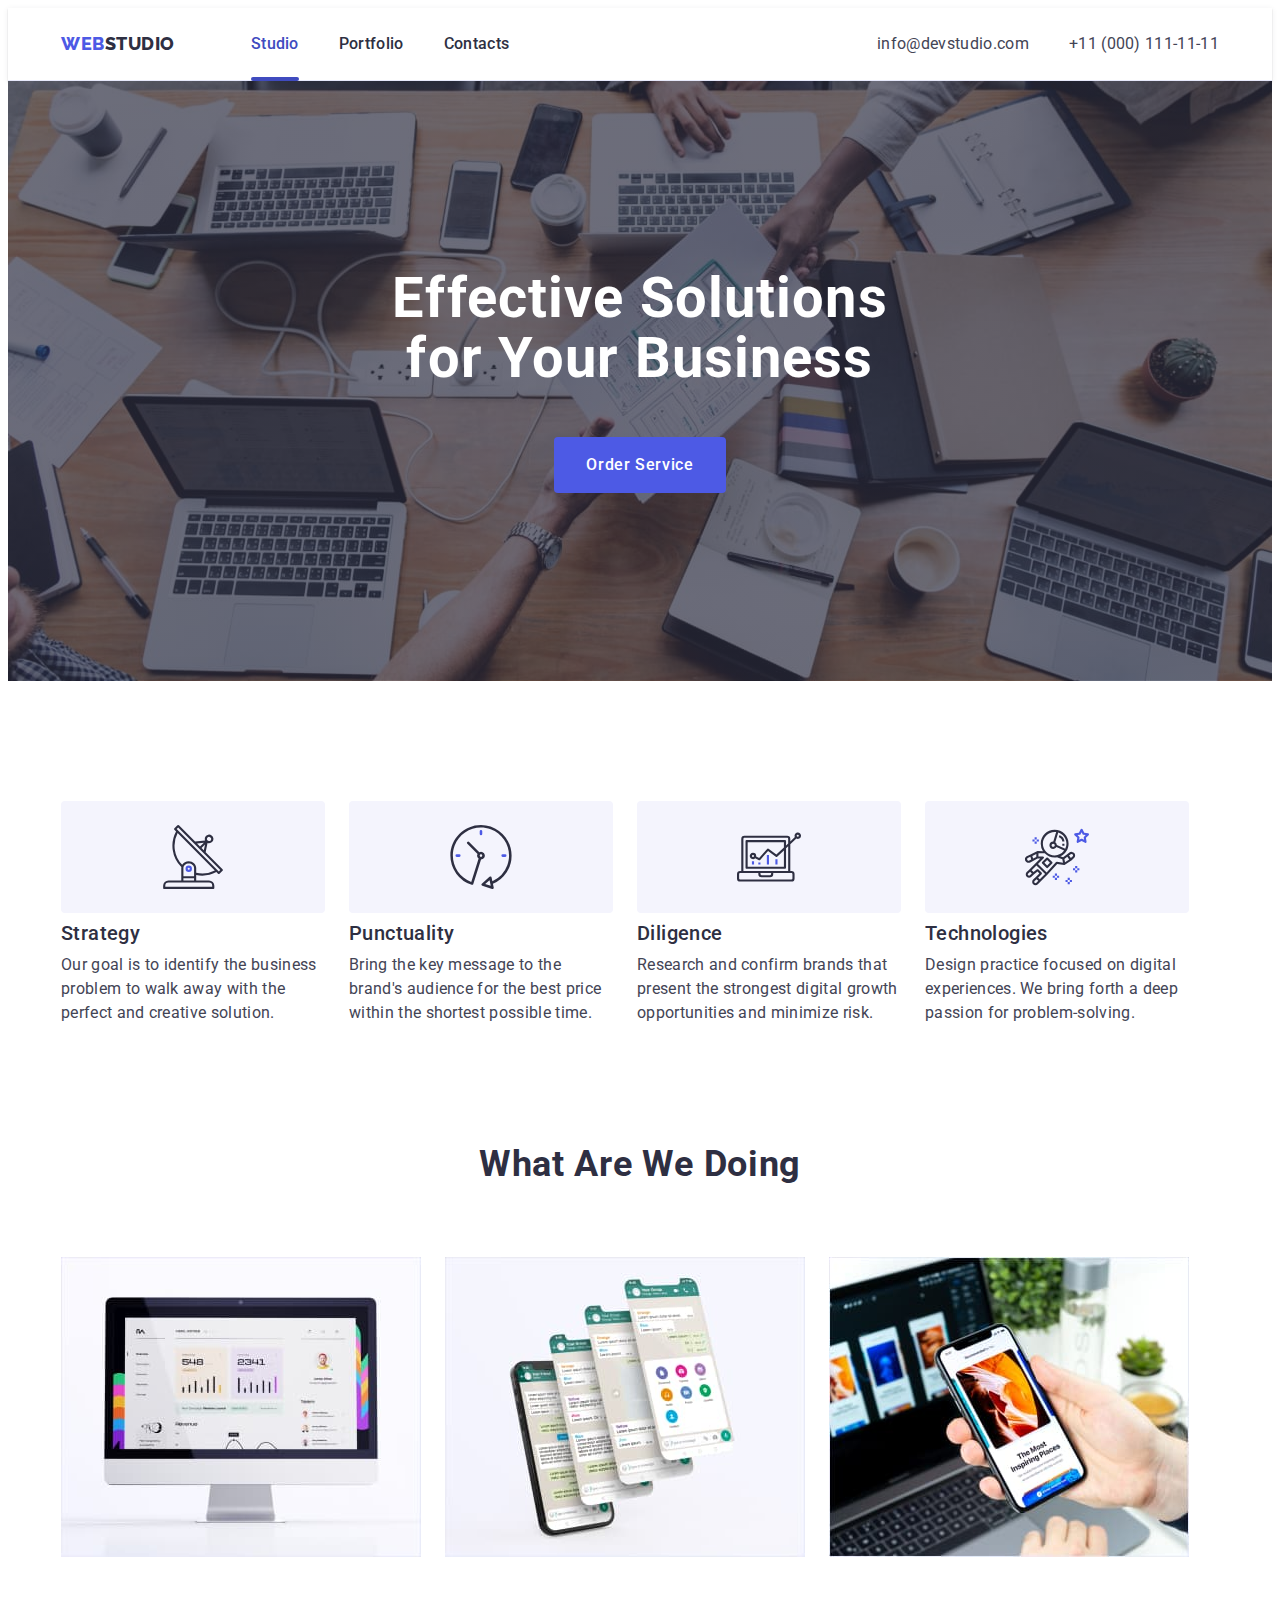
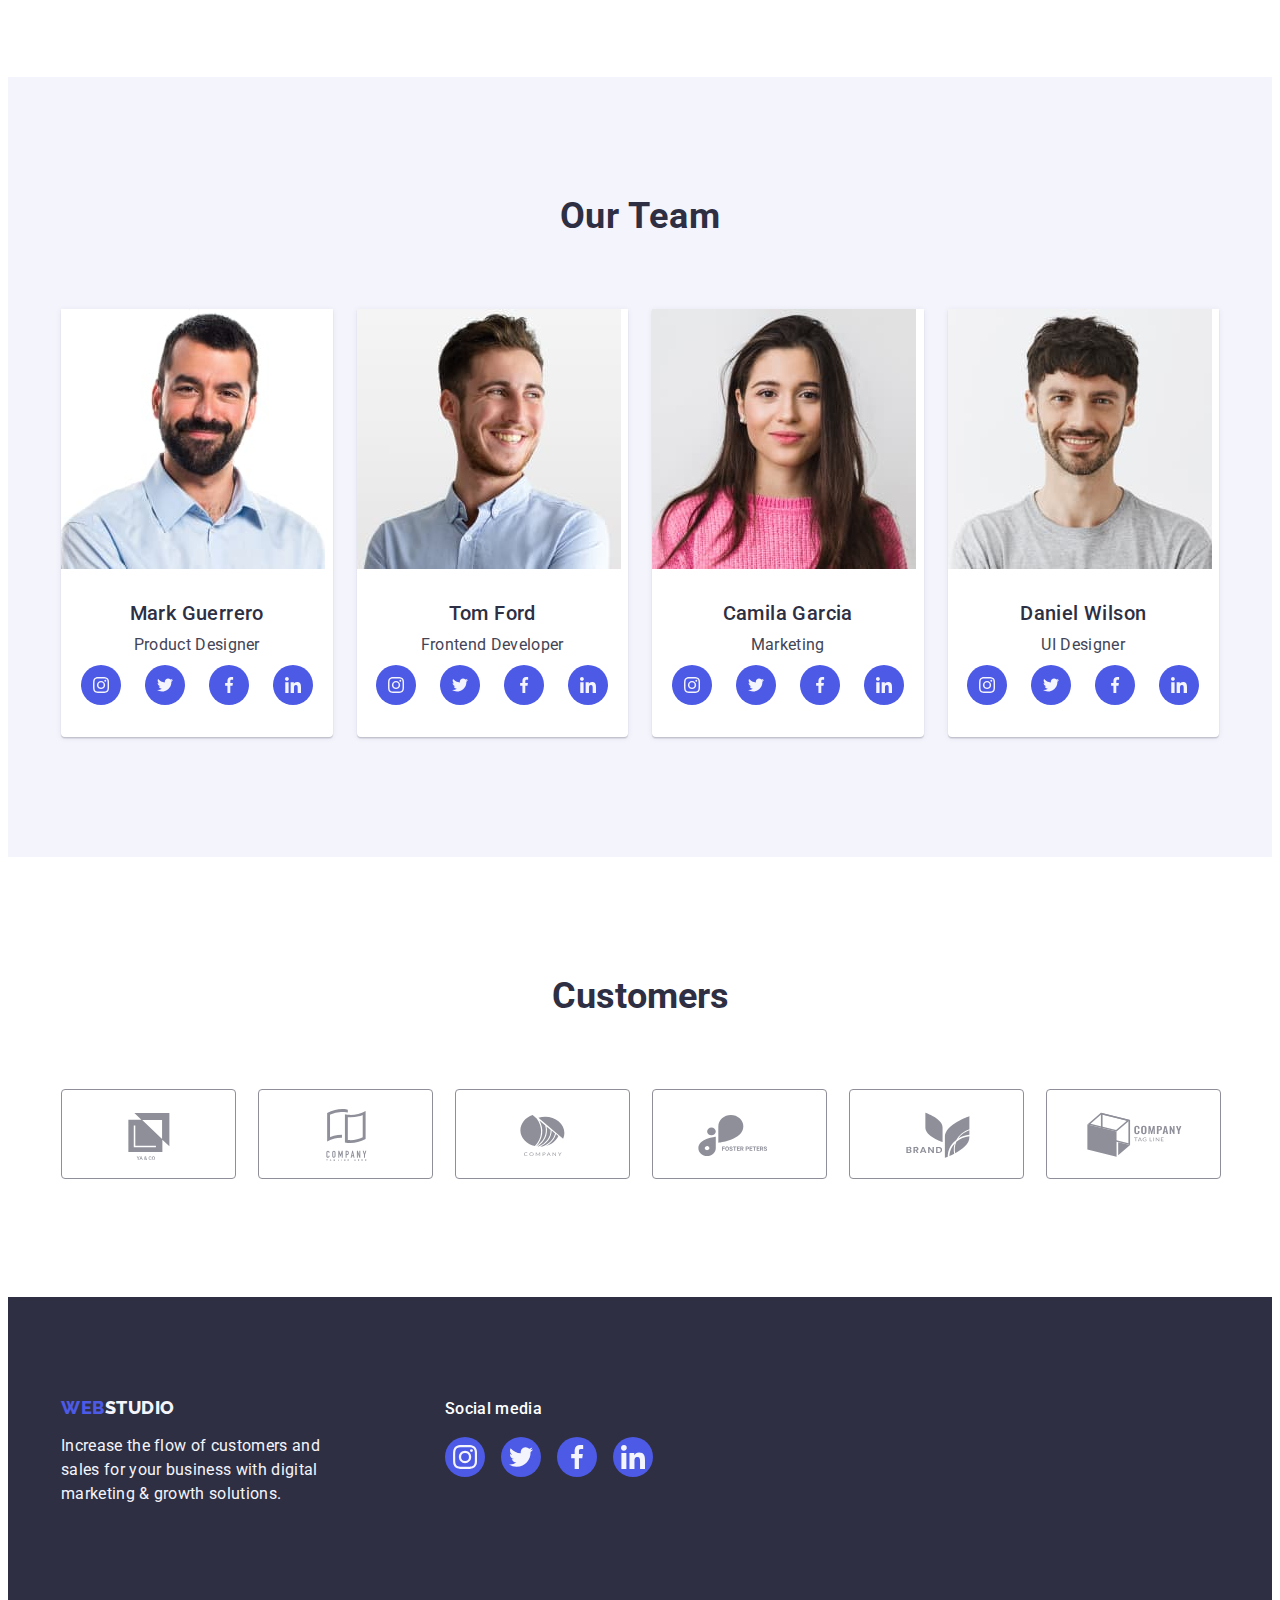
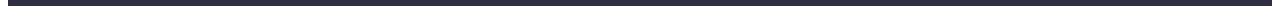
<file: index.html>
<!DOCTYPE html>
<html lang="en">
    <head>
        <meta charset="UTF-8">
        <meta http-equiv="X-UA-Compatible" content="IE=edge">
        <meta name="viewport" content="width=device-width, initial-scale=1.0">
        <link rel="preconnect" href="https://fonts.googleapis.com">
        <link rel="preconnect" href="https://fonts.gstatic.com" crossorigin>
        <link href="https://fonts.googleapis.com/css2?family=Raleway:wght@800&family=Roboto:wght@400;500;700;900&display=swap" rel="stylesheet">
        <title>WebStudio</title>
        <link rel="stylesheet" href="https://cdnjs.cloudflare.com/ajax/libs/modern-normalize/2.0.0/modern-normalize.min.css" integrity="sha512-4xo8blKMVCiXpTaLzQSLSw3KFOVPWhm/TRtuPVc4WG6kUgjH6J03IBuG7JZPkcWMxJ5huwaBpOpnwYElP/m6wg==" crossorigin="anonymous" referrerpolicy="no-referrer" />
        <link rel="stylesheet" href="./css/style.css">
    </head>
    <body>
        <header class="header">
            <div class="container header-container">
                <nav class="header-navigation list">
                    <a href="./index.html" class="header-logo link">Web<span class="header-logo-web">Studio</span></a>
                    <ul class="header-menu list">
                        <li class="header-menu-item list"><a class="header-menu-link link current" href="./index.html">Studio</a></li>
                        <li class="header-menu-item list"><a class="header-menu-link link" href="./portfolio.html">Portfolio</a></li>
                        <li class="header-menu-item list"><a class="header-menu-link link" href="">Contacts</a></li>
                    </ul>
                </nav>

                <address class="header-contacts">
                    <ul class="header-contacts-item list">
                        <li><a class="header-contacts-link link" href="mailto:info@devstudio.com">info@devstudio.com</a></li>
                        <li><a class="header-contacts-link link" href="tel:+110001111111">+11 (000) 111-11-11</a></li>
                    </ul>
                </address>
            </div>
        </header>

        <main>
            <section class="hero">
                <div class="container hero-container">
                    <h1 class="hero-title">Effective Solutions for Your Business</h1>
                    <button type="button" class="hero-btn" data-modal-open>Order Service</button>
                </div>
            </section>
            <section class="business">
                <div class="container business-container">
                    <h2 class="visually-hidden">info</h2>
                            <ul class="business-info list">
                                <li class="busines-info-list" >
                                    <div class="business-icon">
                                        <svg class="business-info-icon" width="64" height="64">
                                            <use href="./images/icons.svg#icon-icon-1"></use>
                                        </svg>
                                    </div>
                                    <h3 class="business-info-strategy">Strategy</h3>
                                    <p class="business-info-idea">Our goal is to identify the business problem to walk away with the perfect and creative solution. </p>
                                </li>
                                <li class="busines-info-list">
                                    <div class="business-icon">
                                        <svg class="business-info-icon" width="64" height="64">
                                            <use href="./images/icons.svg#icon-clock-1"></use>
                                        </svg>
                                    </div>
                                    <h3 class="business-info-strategy">Punctuality</h3>
                                    <p class="business-info-idea">Bring the key message to the brand's audience for the best price within the shortest possible time.</p>
                                </li>
                                <li class="busines-info-list">
                                    <div class="business-icon">
                                        <svg class="business-info-icon" width="64" height="64">
                                            <use href="./images/icons.svg#icon-diagram-1"></use>
                                        </svg>
                                    </div>
                                    <h3 class="business-info-strategy">Diligence</h3>
                                    <p class="business-info-idea">Research and confirm brands that present the strongest digital growth opportunities and minimize risk.</p>
                                </li>
                                <li class="busines-info-list">
                                    <div class="business-icon">
                                        <svg class="business-info-icon" width="64" height="64">
                                            <use href="./images/icons.svg#icon-astronaut-1"></use>
                                        </svg>
                                    </div>
                                    <h3 class="business-info-strategy">Technologies</h3>
                                    <p class="business-info-idea">Design practice focused on digital experiences. We bring forth a deep passion for problem-solving.</p>
                                </li>
                            </ul>
                    </div>
            </section>
            <section class="service">
                <div class="container service-container">
                    <h2 class="service-title">What are we doing</h2>
                    <ul class="service-list list">
                        <li class="service-list-info">
                            <img src="./images/rectangle71.jpg" alt="monitor" width="360"></li>
                        <li class="service-list-info">
                            <img src="./images/rectangle72.jpg" alt="phone" width="360"></li>
                        <li class="service-list-info">
                            <img src="./images/rectangle73.jpg" alt="laptop" width="360"></li>
                    </ul>
                </div>
            </section>
            <section class="team">
                <div class="container team-container">
                    <h2 class="team-title">Our Team</h2>
                    <ul class="team-list list">
                        <li class="team-list-member list">
                            <img class="photo-list" src="./images/img1.jpg" alt="Mark photo" width="264">
                                <div class="team-info">
                                    <h3 class="team-list-name">Mark Guerrero</h3>
                                    <p class="team-list-job">Product Designer</p>
                                    <ul class="team-soc-list list">
                                        <li class="team-soc-text">
                                            <a href="" class="team-soc-img">
                                                <svg class="team-soc-svg" width="16" height="16">
                                                    <use href="./images/icons.svg#icon-instagram-2"></use>
                                                </svg>
                                            </a>
                                        </li>
                                        <li class="team-soc-text">
                                            <a href="" class="team-soc-img">
                                                <svg class="team-soc-svg" width="16" height="16">
                                                    <use href="./images/icons.svg#icon-twitter-1"></use>
                                                </svg>
                                            </a>
                                        </li>
                                        <li class="team-soc-text">
                                            <a href="" class="team-soc-img">
                                                <svg class="team-soc-svg" width="16" height="16">
                                                    <use href="./images/icons.svg#icon-facebook-1"></use>
                                                </svg>
                                            </a>
                                        </li>
                                        <li class="team-soc-text">
                                            <a href="" class="team-soc-img">
                                                <svg class="team-soc-svg" width="16" height="16">
                                                    <use href="./images/icons.svg#icon-linkedin-1"></use>
                                                </svg>
                                            </a>
                                        </li>
                                    </ul>
                                </div>
                        </li>
                        <li class="team-list-member list">
                            <img class="photo-list" src="./images/img2.jpg" alt="Tom photo" width="264">
                                <div class="team-info">
                                    <h3 class="team-list-name">Tom Ford</h3>
                                    <p class="team-list-job">Frontend Developer</p>
                                    <ul class="team-soc-list list">
                                        <li class="team-soc-text">
                                            <a href="" class="team-soc-img">
                                                <svg class="team-soc-svg" width="16" height="16">
                                                    <use href="./images/icons.svg#icon-instagram-2"></use>
                                                </svg>
                                            </a>
                                        </li>
                                        <li class="team-soc-text">
                                            <a href="" class="team-soc-img">
                                                <svg class="team-soc-svg" width="16" height="16">
                                                    <use href="./images/icons.svg#icon-twitter-1"></use>
                                                </svg>
                                            </a>
                                        </li>
                                        <li class="team-soc-text">
                                            <a href="" class="team-soc-img">
                                                <svg class="team-soc-svg" width="16" height="16">
                                                    <use href="./images/icons.svg#icon-facebook-1"></use>
                                                </svg>
                                            </a>
                                        </li>
                                        <li class="team-soc-text">
                                            <a href="" class="team-soc-img">
                                                <svg class="team-soc-svg" width="16" height="16">
                                                    <use href="./images/icons.svg#icon-linkedin-1"></use>
                                                </svg>
                                            </a>
                                        </li>
                                    </ul>
                                </div>
                        </li>
                        <li class="team-list-member list">
                            <img class="photo-list" src="./images/img3.jpg" alt="Camila photo" width="264">
                                <div class="team-info">
                                    <h3 class="team-list-name">Camila Garcia</h3>
                                    <p class="team-list-job">Marketing</p>
                                    <ul class="team-soc-list list">
                                        <li class="team-soc-text">
                                            <a href="" class="team-soc-img">
                                                <svg class="team-soc-svg" width="16" height="16">
                                                    <use href="./images/icons.svg#icon-instagram-2"></use>
                                                </svg>
                                            </a>
                                        </li>
                                        <li class="team-soc-text">
                                            <a href="" class="team-soc-img">
                                                <svg class="team-soc-svg" width="16" height="16">
                                                    <use href="./images/icons.svg#icon-twitter-1"></use>
                                                </svg>
                                            </a>
                                        </li>
                                        <li class="team-soc-text">
                                            <a href="" class="team-soc-img">
                                                <svg class="team-soc-svg" width="16" height="16">
                                                    <use href="./images/icons.svg#icon-facebook-1"></use>
                                                </svg>
                                            </a>
                                        </li>
                                        <li class="team-soc-text">
                                            <a href="" class="team-soc-img">
                                                <svg class="team-soc-svg" width="16" height="16">
                                                    <use href="./images/icons.svg#icon-linkedin-1"></use>
                                                </svg>
                                            </a>
                                        </li>
                                    </ul>
                                </div>
                        </li>
                        <li class="team-list-member list">
                            <img class="photo-list" src="./images/img4.jpg" alt="Daniel photo" width="264">
                                <div class="team-info">
                                    <h3 class="team-list-name">Daniel Wilson</h3>
                                    <p class="team-list-job">UI Designer</p>
                                    <ul class="team-soc-list list">
                                        <li class="team-soc-text">
                                            <a href="" class="team-soc-img">
                                                <svg class="team-soc-svg" width="16" height="16">
                                                    <use href="./images/icons.svg#icon-instagram-2"></use>
                                                </svg>
                                            </a>
                                        </li>
                                        <li class="team-soc-text">
                                            <a href="" class="team-soc-img">
                                                <svg class="team-soc-svg" width="16" height="16">
                                                    <use href="./images/icons.svg#icon-twitter-1"></use>
                                                </svg>
                                            </a>
                                        </li>
                                        <li class="team-soc-text">
                                            <a href="" class="team-soc-img">
                                                <svg class="team-soc-svg" width="16" height="16">
                                                    <use href="./images/icons.svg#icon-facebook-1"></use>
                                                </svg>
                                            </a>
                                        </li>
                                        <li class="team-soc-text">
                                            <a href="" class="team-soc-img">
                                                <svg class="team-soc-svg" width="16" height="16">
                                                    <use href="./images/icons.svg#icon-linkedin-1"></use>
                                                </svg>
                                            </a>
                                        </li>
                                    </ul>
                                </div>
                        </li>
                    </ul>
                </div>
            </section>
            <section class="customers">
                <div class="container customers-container">
                    <h2 class="customers-info">Customers</h2>
                    <ul class="customers-list list">
                        <li class="customers-link">
                            <a href="" class="customers-img" >
                                <svg class="sutomers-svg" width="104" height="56" >
                                    <use href="./images/icons.svg#icon-logo"></use>
                                </svg>
                            </a>
                        </li>
                        <li class="customers-link">
                            <a href="" class="customers-img" >
                                <svg class="sutomers-svg" width="104" height="56" >
                                    <use href="./images/icons.svg#icon-logo1"></use>
                                </svg>
                            </a>
                        </li>
                        <li class="customers-link">
                            <a href="" class="customers-img">
                                <svg class="sutomers-svg" width="104" height="56" >
                                    <use href="./images/icons.svg#icon-logo2"></use>
                                </svg>
                            </a>
                        </li>
                        <li class="customers-link">
                            <a href="" class="customers-img" >
                                <svg class="sutomers-svg" width="104" height="56" >
                                    <use href="./images/icons.svg#icon-logo3"></use>
                                </svg>
                            </a>
                        </li>
                        <li class="customers-link">
                            <a href="" class="customers-img" >
                                <svg class="sutomers-svg" width="104" height="56" >
                                    <use href="./images/icons.svg#icon-logo4"></use>
                                </svg>
                            </a>
                        </li>
                        <li class="customers-link">
                            <a href="" class="customers-img" >
                                <svg class="sutomers-svg" width="104" height="56" >
                                    <use href="./images/icons.svg#icon-logo5"></use>
                                </svg>
                            </a>
                        </li>
                    </ul>
                </div>
            </section>
        
        </main>

        <footer class="footer">
            <div class="container container-footer">
                <div class="footer-info">
                    <a href="./index.html" class="footer-logo link">Web<span class="footer-logo-web">Studio</span></a>
                    <p class="footer-text">Increase the flow of customers and sales for your business with digital marketing & growth solutions.</p>
                </div>
                <div class="container-soc">
                    <p class="footer-soc">Social media</p>
                    <ul class="footer-soc-list list">
                        <li class="footer-soc-item">
                            <a href="" class="footer-soc-img">
                                <svg class="footer-soc-svg" width="24" height="24">
                                    <use href="./images/icons.svg#icon-instagram-2"></use>
                                </svg>
                            </a>
                        </li>
                        <li class="footer-soc-item">
                            <a href="" class="footer-soc-img">
                                <svg class="footer-soc-svg" width="24" height="24">
                                    <use href="./images/icons.svg#icon-twitter-1"></use>
                                </svg>
                            </a>
                        </li>
                        <li class="footer-soc-item">
                            <a href="" class="footer-soc-img">
                                <svg class="footer-soc-svg" width="24" height="24">
                                    <use href="./images/icons.svg#icon-facebook-1"></use>
                                </svg>
                            </a>
                        </li>
                        <li class="footer-soc-item">
                            <a href="" class="footer-soc-img">
                                <svg class="footer-soc-svg" width="24" height="24">
                                    <use href="./images/icons.svg#icon-linkedin-1"></use>
                                </svg>
                            </a>
                        </li>
                    </ul>
                </div>
            </div>
        </footer>
        <div class="backdrop is-hidden" data-modal>
            <div class="modal">
                <button type="button" class="modal-btn" data-modal-close>
                    <svg class="btn-close" width="8" height="8">
                        <use href="./images/icons.svg#icon-x"></use>
                    </svg>
                </button>
            </div>
        </div>
        <script src="./js/modal.js"></script>
    </body>
</html>
</file>
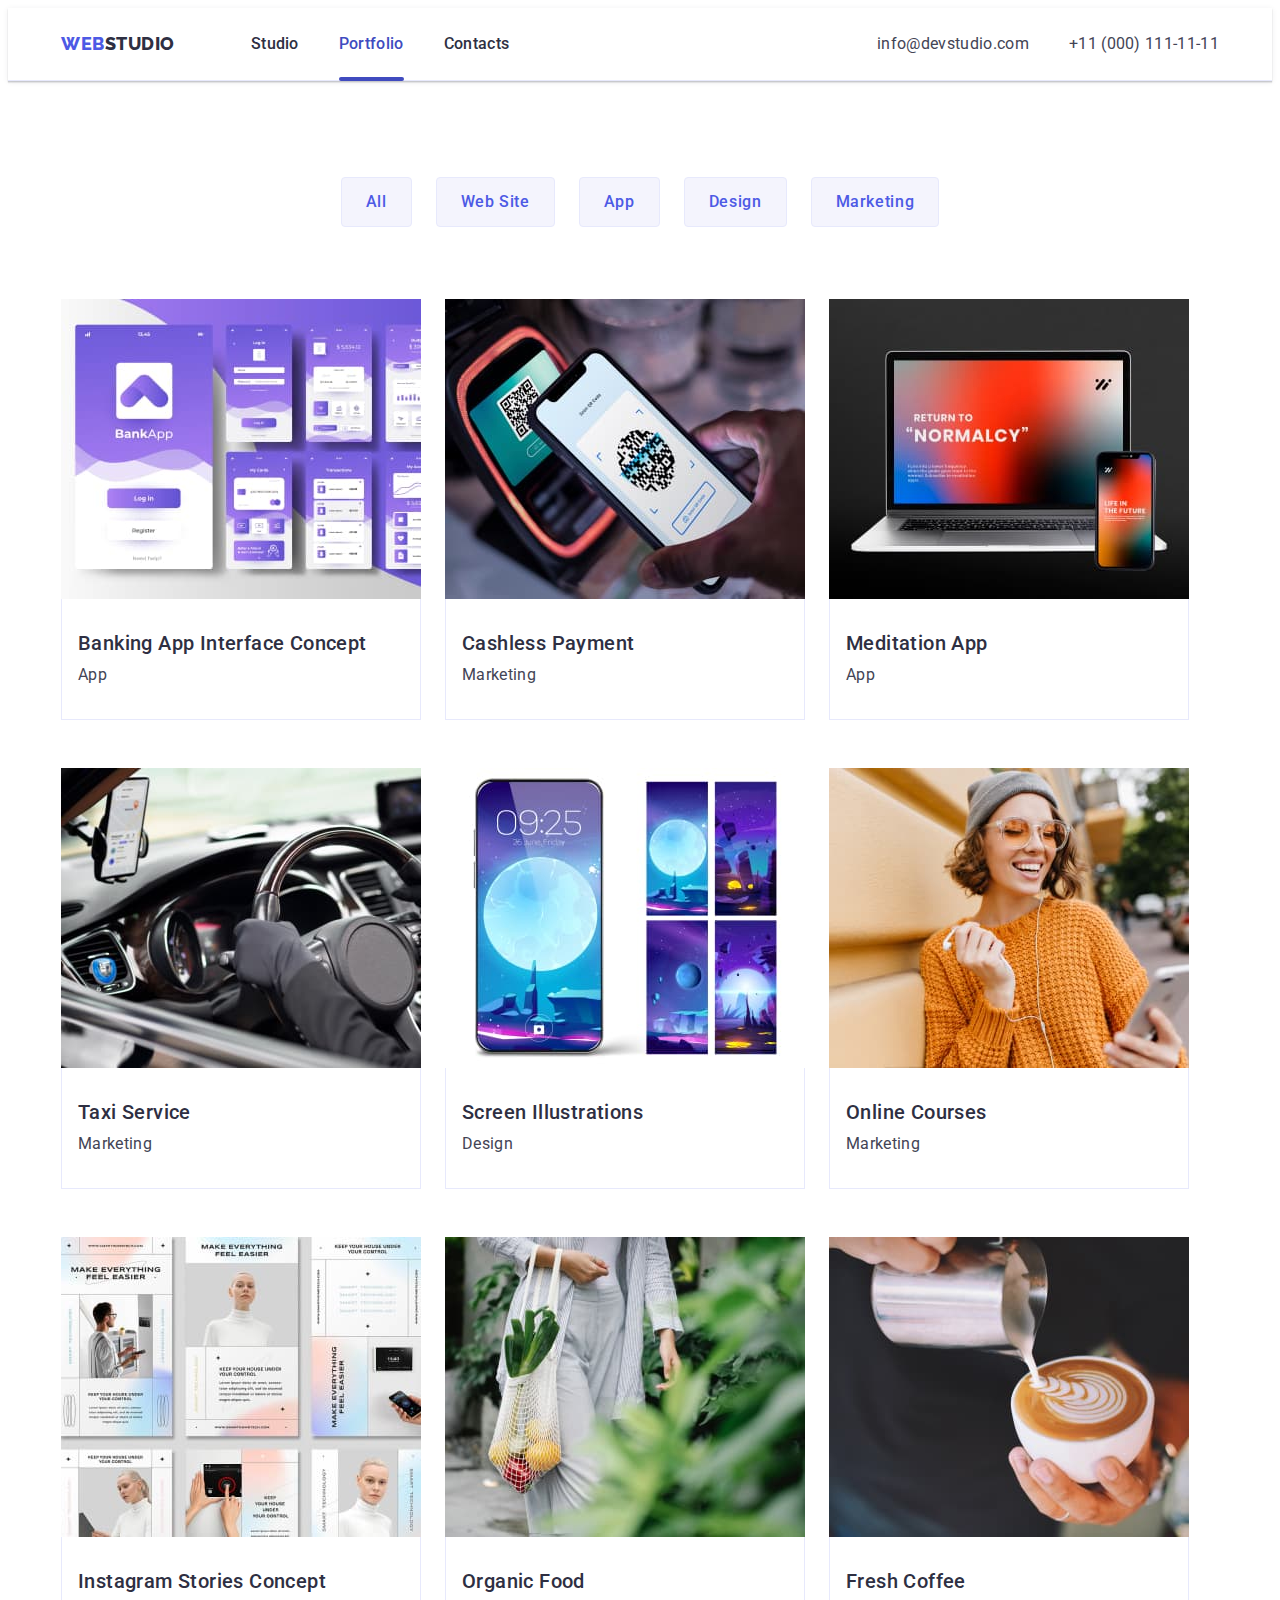
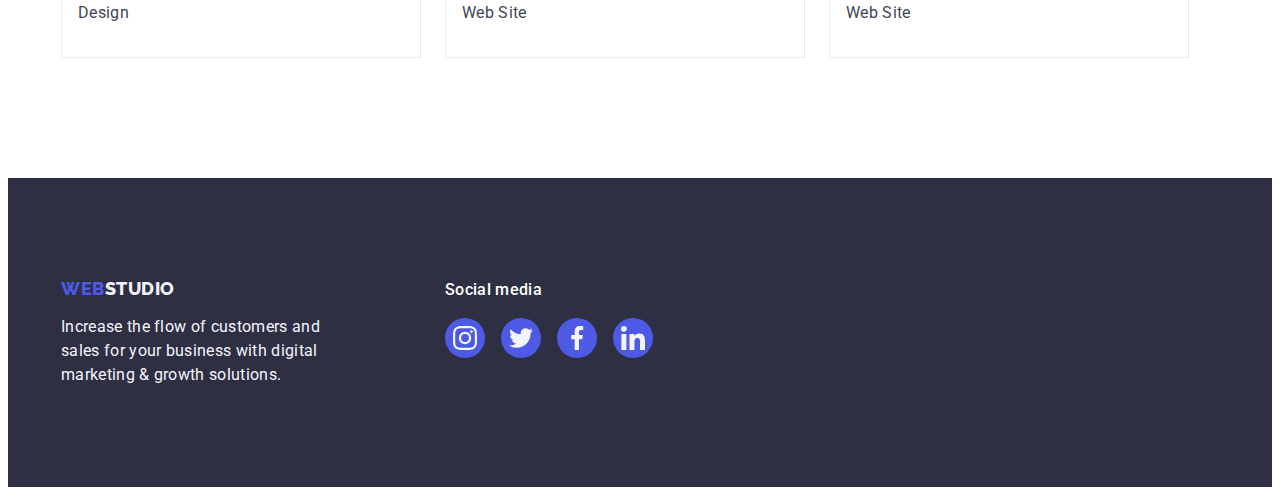
<file: portfolio.html>
<!DOCTYPE html>
<html lang="en">
    <head>
        <meta charset="UTF-8">
        <meta http-equiv="X-UA-Compatible" content="IE=edge">
        <meta name="viewport" content="width=device-width, initial-scale=1.0">
        <link rel="preconnect" href="https://fonts.googleapis.com">
        <link rel="preconnect" href="https://fonts.gstatic.com" crossorigin>
        <link href="https://fonts.googleapis.com/css2?family=Raleway:wght@800&family=Roboto:wght@400;500;700;900&display=swap" rel="stylesheet">
        <title>WebStudio</title>
        <link rel="stylesheet" href="https://cdnjs.cloudflare.com/ajax/libs/modern-normalize/2.0.0/modern-normalize.min.css" integrity="sha512-4xo8blKMVCiXpTaLzQSLSw3KFOVPWhm/TRtuPVc4WG6kUgjH6J03IBuG7JZPkcWMxJ5huwaBpOpnwYElP/m6wg==" crossorigin="anonymous" referrerpolicy="no-referrer" />
        <link rel="stylesheet" href="./css/style.css">
    </head>
    <body>
        <header class="header">
            <div class="container header-container"> 
                <nav class="header-navigation list">
                    <a href="./index.html" class="header-logo link">Web<span class="header-logo-web">Studio</span></a>
                    <ul class="header-menu list">
                        <li class="header-menu-item list"><a class="header-menu-link link" href="./index.html">Studio</a></li>
                        <li class="header-menu-item list"><a class="header-menu-link link current" href="./portfolio.html">Portfolio</a></li>
                        <li class="header-menu-item list"><a class="header-menu-link link" href="">Contacts</a></li>
                    </ul>
                </nav>

                <address class="header-contacts">
                    <ul class="header-contacts-item list">
                        <li><a class="header-contacts-link link" href="mailto:info@devstudio.com">info@devstudio.com</a></li>
                        <li><a class="header-contacts-link link" href="tel:+110001111111">+11 (000) 111-11-11</a></li>
                    </ul>
                </address>
            </div>
        </header>

        <main>
            <section class="aplication">
                <div class="container aplication-container">
                    <h1 class="visually-hidden">portfolio</h1>
                    <ul class="aplication-click list">
                        <li><button type="button" class="aplication-btn-all">All</button></li>
                        <li><button type="button" class="aplication-btn-all">Web Site</button></li>
                        <li><button type="button" class="aplication-btn-all">App</button></li>
                        <li><button type="button" class="aplication-btn-all">Design</button></li>
                        <li><button type="button" class="aplication-btn-all">Marketing</button></li>
                    </ul>
                    <ul class="aplication-info list">
                        <li class="app-list" >
                            <a href="" class="aplication-img link">
                                <div class="app-info">
                                    <img src="./images/imgin.jpg" alt="app interface" width="360">
                                    <p class="app-text">14 Stylish and User-Friendly App Design Concepts · Task Manager App · Calorie Tracker App · Exotic Fruit Ecommerce App · Cloud Storage App</p>
                                </div>
                                <div class="app-content">
                                    <h2 class="aplication-text">Banking App Interface Concept</h2>
                                    <p class="aplication-post">App</p>
                                </div>
                            </a>
                        </li>
                        <li class="app-list" >
                            <a href="" class="aplication-img link">
                                <div class="app-info">
                                    <img src="./images/imgin2.jpg" alt="cashless payment" width="360">
                                    <p class="app-text">14 Stylish and User-Friendly App Design Concepts · Task Manager App · Calorie Tracker App · Exotic Fruit Ecommerce App · Cloud Storage App</p>
                                </div>
                                <div class="app-content">
                                    <h2 class="aplication-text">Cashless Payment</h2>
                                    <p class="aplication-post">Marketing</p>
                                </div>
                            </a>
                        </li>
                        <li class="app-list" >
                            <a href="" class="aplication-img link">
                                <div class="app-info">
                                    <img src="./images/imgin3.jpg" alt="smartfon laptop" width="360">
                                    <p class="app-text">14 Stylish and User-Friendly App Design Concepts · Task Manager App · Calorie Tracker App · Exotic Fruit Ecommerce App · Cloud Storage App</p>
                                </div>
                                <div class="app-content">
                                    <h2 class="aplication-text">Meditation App</h2>
                                    <p class="aplication-post">App</p>
                                </div>
                            </a>
                        </li>
                        <li class="app-list" >
                            <a href="" class="aplication-img link">
                                <div class="app-info">
                                    <img src="./images/imgin4.jpg" alt="car dashboard" width="360">
                                    <p class="app-text">14 Stylish and User-Friendly App Design Concepts · Task Manager App · Calorie Tracker App · Exotic Fruit Ecommerce App · Cloud Storage App</p>
                                </div>
                                <div class="app-content">
                                    <h2 class="aplication-text">Taxi Service</h2>
                                    <p class="aplication-post">Marketing</p>
                                </div>
                            </a>
                        </li>
                        <li class="app-list" >
                            <a href="" class="aplication-img link">
                                <div class="app-info">
                                    <img src="./images/imgin5.jpg" alt="screenshot app" width="360">
                                    <p class="app-text">14 Stylish and User-Friendly App Design Concepts · Task Manager App · Calorie Tracker App · Exotic Fruit Ecommerce App · Cloud Storage App</p>
                                </div>
                                <div class="app-content">
                                    <h2 class="aplication-text">Screen Illustrations</h2>
                                    <p class="aplication-post">Design</p>
                                </div>
                            </a>
                        </li>
                        <li class="app-list" >
                            <a href="" class="aplication-img link">
                                <div class="app-info">
                                    <img src="./images/imgin6.jpg" alt="happy girl" width="360">
                                    <p class="app-text">14 Stylish and User-Friendly App Design Concepts · Task Manager App · Calorie Tracker App · Exotic Fruit Ecommerce App · Cloud Storage App</p>
                                </div>
                                <div class="app-content">
                                    <h2 class="aplication-text">Online Courses</h2>
                                    <p class="aplication-post">Marketing</p>
                                </div>
                            </a>
                        </li>
                        <li class="app-list" >
                            <a href="" class="aplication-img link">
                                <div class="app-info">
                                    <img src="./images/imgin7.jpg" alt="instagram stories" width="360">
                                    <p class="app-text">14 Stylish and User-Friendly App Design Concepts · Task Manager App · Calorie Tracker App · Exotic Fruit Ecommerce App · Cloud Storage App</p>
                                </div>
                                <div class="app-content">
                                    <h2 class="aplication-text">Instagram Stories Concept</h2>
                                    <p class="aplication-post">Design</p>
                                </div>
                            </a>
                        </li>
                        <li class="app-list" >
                            <a href="" class="aplication-img link">
                                <div class="app-info">
                                    <img src="./images/imgin8.jpg" alt="grocey package" width="360">
                                    <p class="app-text">14 Stylish and User-Friendly App Design Concepts · Task Manager App · Calorie Tracker App · Exotic Fruit Ecommerce App · Cloud Storage App</p>
                                </div>
                                <div class="app-content">
                                    <h2 class="aplication-text">Organic Food</h2>
                                    <p class="aplication-post">Web Site</p>
                                </div>
                            </a>
                        </li>
                        <li class="app-list" >
                            <a href="" class="aplication-img link">
                                <div class="app-info">
                                    <img src="./images/imgin9.jpg" alt="cup coffee" width="360">
                                    <p class="app-text">14 Stylish and User-Friendly App Design Concepts · Task Manager App · Calorie Tracker App · Exotic Fruit Ecommerce App · Cloud Storage App</p>
                                </div>
                                <div class="app-content">
                                    <h2 class="aplication-text">Fresh Coffee</h2>
                                    <p class="aplication-post">Web Site</p>
                                </div>
                            </a>
                        </li>
                    </ul>
                </div>
            </section>

        </main>

        <footer class="footer">
            <div class="container container-footer">
                <div class="footer-info">
                    <a href="./index.html" class="footer-logo link">Web<span class="footer-logo-web">Studio</span></a>
                    <p class="footer-text">Increase the flow of customers and sales for your business with digital marketing & growth solutions.</p>
                </div>
                <div class="container-soc">
                    <p class="footer-soc">Social media</p>
                    <ul class="footer-soc-list list">
                        <li class="footer-soc-item">
                            <a href="" class="footer-soc-img">
                                <svg class="footer-soc-svg" width="24" height="24">
                                    <use href="./images/icons.svg#icon-instagram-2"></use>
                                </svg>
                            </a>
                        </li>
                        <li class="footer-soc-item">
                            <a href="" class="footer-soc-img">
                                <svg class="footer-soc-svg" width="24" height="24">
                                    <use href="./images/icons.svg#icon-twitter-1"></use>
                                </svg>
                            </a>
                        </li>
                        <li class="footer-soc-item">
                            <a href="" class="footer-soc-img">
                                <svg class="footer-soc-svg" width="24" height="24">
                                    <use href="./images/icons.svg#icon-facebook-1"></use>
                                </svg>
                            </a>
                        </li>
                        <li class="footer-soc-item">
                            <a href="" class="footer-soc-img">
                                <svg class="footer-soc-svg" width="24" height="24">
                                    <use href="./images/icons.svg#icon-linkedin-1"></use>
                                </svg>
                            </a>
                        </li>
                    </ul>
                </div>
            </div>
        </footer>
        <div class="backdrop is-hidden" data-modal>
            <div class="modal">
                <button type="button" class="modal-btn" data-modal-close></button>
                    <svg class="btn-close" width="8" height="8">
                        <use href="./images/icons.svg#icon-x"></use>
                    </svg>
            </div>
        </div>
        <script src="./js/modal.js"></script>
    </body>
</html>
</file>
<file: css/style.css>
:root{
    --logo-style: "Raleway", sans-serif;
    --Primary-Brand-color: #4D5AE5;
    --state-color: #404BBF;
    --Dark-color: #2E2F42;
    --Success-color: #31D0AA;
    --Txt-color: #434455;
    --Subtle-Txt-color: #8E8F99;
    --Accent-color: #E7E9FC;
    --Light-color: #F4F4FD;
    --Modal-overlay-color: #2E2F42;
    --Hero-background-color: #2E2F42;
    --White-background-color: #FFFFFF;
    --Modal-background-color: #FCFCFC;
    --bottom-color: 1px solid #e7e9fc;

}

body{
font-family: 'Roboto', sans-serif;
color: var(--Txt-color);
background-color: var(--White-background-color);
}

p,
h1,
h2,
h3,
h4, 
h5,
h6 {
    margin-top: 0;
    margin-bottom: 0;
}

ul {
    margin-top: 0;
    margin-bottom: 0;
    padding-left: 0;
}

img {
    display: block;
}

.link{
text-decoration: none;
}

.list {
list-style: none;
}

.container {
    max-width: 1158px;
    padding-left: 15px;
    padding-right: 15px;
    margin: 0 auto;
}

.visually-hidden {
    position: absolute;
    width: 1px;
    height: 1px;
    margin: -1px;
    border: 0;
    padding: 0;
    white-space: nowrap;
    clip-path: inset(100%);
    clip: rect(0 0 0 0);
    overflow: hidden;
}


/** ---------HEADER-------- */


.header {
    box-shadow:  0px 2px 1px rgba(46, 47, 66, 0.08), 0px 1px 1px rgba(46, 47, 66, 0.16), 0px 1px 6px rgba(46, 47, 66, 0.08);
    border-bottom: 1px solid #e7e9fc
}

.header-container {
    display: flex;
    align-items: center;
}

.header-navigation {
    display: flex;
    margin-right: auto;
    align-items: center;
}

.header-logo {
    font-family: var(--logo-style);
    font-weight: 800;
    font-size: 18px;
    line-height: 1.17;
    letter-spacing: 0.03em;
    position: relative;
    color: var(--Primary-Brand-color);
    margin-right: 76px;
    text-transform: uppercase
}

.header-logo-web {
    color: var(--Dark-color);
}

.header-contacts {
    align-items: center;
    font-style: normal;
}

.header-menu {
font-weight: 500;
font-size: 16px;
line-height: 1.5;
letter-spacing: 0.02em;
color: var(--Dark-color);
display: flex;
gap: 40px;
}

.header-menu-item{

}

.header-menu-link {
    display: block;
    color: var(--Hero-background-color);
    padding: 24px 0 24px 0;
    position: relative;
    transition: color 250ms cubic-bezier(0.4, 0, 0.2, 1);
}

.current{
    color: var(--state-color);
}

.current::after{
    content: '';
    position: absolute;
    left: 0;
    bottom: -1px;
    height: 4px;
    background-color: var(--state-color);
    border-radius: 2px;
    width: 100%;
}

.header-menu-link:is(:hover, :focus) {
color: var(--state-color);
}

.header-contacts-item {
    font-size: 16px;
    line-height: 1.5;
    letter-spacing: 0.02em;
    color: var(--Txt-color);
    display: flex;
    margin-left: 0;
    gap: 40px;
}

.header-contacts-link {
    color: var(--Txt-color);
    transition: color 250ms cubic-bezier(0.4, 0, 0.2, 1);
    }

.header-contacts-link:is(:hover, :focus) {
    color: var(--state-color);
}


/** ---------------HERO------------ */


.hero {
    background-color: var(--Dark-color);
    padding: 188px 0;
    background-image: linear-gradient(rgba(46, 47, 66, 0.7), rgba(46, 47, 66, 0.7)), url(../images/peopleoffice.jpg);
    max-width: 1440px;
    margin-left: auto;
    margin-right: auto;
    background-position: center;
    background-repeat: no-repeat;
    background-size: cover;

}

.hero-container {

}

.hero-title {
font-family: 'Roboto';
font-size: 56px;
line-height: 1.07;
letter-spacing: 0.02em;
color: var(--White-background-color);
display: flex;
max-width: 496px;
margin-left: auto;
margin-right: auto;
margin-bottom: 48px;
text-align: center;
}

.hero-btn {
    font-family: inherit; 
    font-weight: 500;
    font-size: 16px;
    line-height: 1.5;
    letter-spacing: 0.04em;
    color: var(--White-background-color);
    cursor: pointer;
    display: block;
    min-width: 169px;
    border: none;
    margin: 0 auto;
    height: 56px;
    border-radius: 4px;
    padding: 16px 32px;
    gap: 10px;
    transition: background-color 250ms cubic-bezier(0.4, 0, 0.2, 1);
    background-color: var(--Primary-Brand-color);
}

.hero-btn:is(:hover, :focus) {
    background-color: var(--state-color);
}


/** ----------------BUSINESS------------- */


.business {
padding-top: 120px;
padding-bottom: 120px;
}

.business-icon{
    display: flex;
    align-items: center;
    justify-content: center;
    height: 112px;
    background-color: var(--Light-color);
    border-radius: 4px;
    margin-bottom: 8px;
}

.business-info{
    display: flex;
    gap: 24px;
}

.business-info-strategy {
    font-weight: 500;
    font-size: 20px;
    line-height: 1.2;
    letter-spacing: 0.02em;
    margin-bottom: 8px;
    color: var(--Dark-color);
}

.business-info-idea{
font-size: 16px;
line-height: 1.5;
letter-spacing: 0.02em;
color: var(--Txt-color);
max-width: 264px;
}


/** --------------SERVICE------------- */

.service{
padding-bottom: 120px;
}

.service-title {
    font-size: 36px;
    line-height: 1.11;
    letter-spacing: 0.02em;
    color: var(--Dark-color);
    margin-bottom: 72px;
    text-align: center
    
    
}

.service-title {
text-transform: capitalize
}

.service-list{
    display: flex;
    gap: 24px;
}

.service-list-info{
    display: block;
}

/** ---------------------TEAM------------------- */


.team{
    padding: 120px 0;
    background-color: var(--Light-color);
}

.team-info {
    padding: 32px 0px;
}

.team-title {
    font-size: 36px;
    line-height: 1.11;
    letter-spacing: 0.02em;
    margin-bottom: 72px;
    color: var(--Dark-color);
    text-align: center;
}

.team-title {
text-transform: capitalize;
}

.team-list{
    display: flex;
    gap: 24px;
}

.team-list-member {
    background-color: var(--White-background-color);
    width: calc((100% - 3 * 24px) / 4);
    border-radius: 0 0 4px 4px;
    box-shadow:  0px 1px 6px rgba(46, 47, 66, 0.08), 
    0px 1px 1px rgba(46, 47, 66, 0.16), 
    0px 2px 1px rgba(46, 47, 66, 0.08);

}

.team-list-name {
    font-weight: 500;
    font-size: 20px;
    line-height: 1.2;
    letter-spacing: 0.02em;
    color: var(--Dark-color);
    margin-bottom: 8px;
    text-align: center;
}

.team-list-job {
    font-size: 16px;
    line-height: 1.5;
    letter-spacing: 0.02em;
    color: var(--Txt-color);
    text-align: center;
}

.team-soc-list {
    display: flex;
    justify-content: center;
    gap: 24px;
    margin-top: 8px;
}

.team-soc-text{
    width: 40px;
    height: 40px;

}

.team-soc-img {
    width: 100%;
    height: 100%;
    background-color: var(--Primary-Brand-color);
    border-radius: 50%;
    display: flex;
    align-items: center;
    justify-content: center;
    transition: background-color 250ms cubic-bezier(0.4, 0, 0.2, 1);
}

.team-soc-img:is(:hover, :focus){
    background-color: var(--state-color);
}

.team-soc-svg{
    fill: var(--Light-color);
}

/**---------------------Customers-------------*/
.customers{
    padding: 120px 0 120px;
}

.customers-info{
    font-size: 36px;
    line-height: 1.11;
    color: var(--Dark-color);
    margin-bottom: 72px;
    text-align: center;
}

.customers-list{
    display: flex;
    gap: 24px;
}

.customers-link{
    width: calc((100% - 120px) / 6);
    height: 88px;
    transition: border-color 250ms cubic-bezier(0.4, 0, 0.2, 1), color 250ms cubic-bezier(0.4, 0, 0.2, 1);
}

.customers-img{
    width: 100%;
    height: 100%;
    border: 1px solid #8e8f99;
    border-radius: 4px;
    display: flex;
    align-items: center;
    justify-content: center;
    transition: border-color 250ms cubic-bezier(0.4, 0, 0.2, 1), color 250ms cubic-bezier(0.4, 0, 0.2, 1);
    color: var(--Subtle-Txt-color)
}

.customers-img:is(:hover, :focus){
    border-color: #404bbf;
    color: #404bbf;
}

.sutomers-svg{
    fill: currentColor;
}


/** ---------------------FOOTER--------------- */


.footer{
background-color: var(--Dark-color);
padding-top: 100px;
padding-bottom: 100px;
}

.container-footer{
    display: flex;
    align-items: baseline;
}

.footer-logo {
    font-family: var(--logo-style);
    font-weight: 800;
    font-size: 18px;
    line-height: 1.17;
    letter-spacing: 0.03em;
    display: inline-block;
    margin-bottom: 16px;
    color: var(--Primary-Brand-color);
    text-transform: uppercase;
}

.footer-info{
    margin-right: 120px;
}

.footer-logo-web {
    color: var(--Light-color);
}

.footer-text {
font-size: 16px;
line-height: 1.5; 
letter-spacing: 0.02em;
color: var(--Light-color);
max-width: 264px;
}

.container-soc{
    display: block;

}

.footer-soc{
    font-weight: 500;
    font-size: 16px;
    line-height: 1.5;
    letter-spacing: 0.02em;
    color: #ffffff;
    margin-bottom: 16px; 

}

.footer-soc-list{
    display: flex;
    gap: 16px;
}

.footer-soc-item{
    width: 40px;
    height: 40px;
}

.footer-soc-svg{
    fill: var(--Light-color);
}

.footer-soc-img{
    width: 100%;
    height: 100%;
    background-color: var(--Primary-Brand-color);
    border-radius: 50%;
    display: flex;
    align-items: center;
    justify-content: center;
    transition: background-color 250ms cubic-bezier(0.4, 0, 0.2, 1);
}

.footer-soc-img:is(:hover, :focus){
    background-color: var(--Success-color);
}

/** ---------------------------PORTFOLIO--------------------*/


.aplication-btn-all {
    font-family: 'Roboto', sans-serif;
    font-weight: 500;
    font-size: 16px;
    line-height: 1.5;
    letter-spacing: 0.04em;
    padding: 12px 24px;
    border:var(--bottom-color);
    border-radius: 4px;
    color:  var(--Primary-Brand-color);
    cursor: pointer;
    background-color: var(--Light-color);
    transition: color 250ms cubic-bezier(0.4, 0, 0.2, 1), background-color 250ms cubic-bezier(0.4, 0, 0.2, 1), border-color 250ms cubic-bezier(0.4, 0, 0.2, 1), box-shadow 250ms cubic-bezier(0.4, 0, 0.2, 1);
}

.aplication {
    padding: 96px 0 120px 0;
}

.aplication-btn-all:is(:hover, :focus) {
color: var(--White-background-color);
border: 1px solid transparent;
background-color: var(--state-color);
box-shadow: 0px 3px 1px rgba(0, 0, 0, 0.1), 0px 2px 1px rgba(0, 0, 0, 0.08), 0px 2px 2px rgba(0, 0, 0, 0.12);
}

.aplication-text {
    font-weight: 500;
    font-size: 20px;
    line-height: 1.2;
    letter-spacing: 0.02em;
    margin-bottom: 8px;
    color: var(--Dark-color);
}

.aplication-post {
    font-size: 16px;
    line-height: 1.5;
    letter-spacing: 0.02em;
    color: var(--Txt-color);
}

.aplication-info{
    display: flex;
    flex-wrap: wrap;
    gap: 48px 24px;
}

.app-content {
    padding: 32px 16px;
    border: var(--bottom-color);
    border-top: none;
}

.aplication-click {
    display: flex;
    justify-content: center;
    gap: 24px;
    margin-bottom: 72px;
}

.aplication-img{
    display: block;
    transition: box-shadow 250ms cubic-bezier(0.4, 0, 0.2, 1);
}

.aplication-img:is(:hover, :focus){
    box-shadow: 0px 1px 6px rgba(46, 47, 66, 0.08),
    0px 1px 1px rgba(46, 47, 66, 0.16),
    0px 2px 1px rgba(46, 47, 66, 0.08);
}

.aplication-img:is(:hover, :focus) .app-text {
    transform: translateY(0%);
}

.app-list{
    transition: box-shadow 250ms cubic-bezier(0.4, 0, 0.2, 1);
}

.app-info{
    position: relative;
    overflow: hidden;
}

.app-text{
    position: absolute;
    top: 0;
    font-size: 16px;
    line-height: 1.5;
    letter-spacing: 0.02em;
    color: var(--Light-color);
    padding: 40px 32px;
    background-color: #4d5ae5;
    width: 100%;
    height: 100%;
    transform: translateY(100%);
    transition: transform 250ms cubic-bezier(0.4, 0, 0.2, 1);
}



/**-------------------BACKDROP--------------*/

.backdrop{
    position: fixed;
    width: 100%;
    height: 100%;
    background-color: rgba(46, 47, 66, 0.4);
    top: 0;
    left: 0;
    transition: opacity 250ms cubic-bezier(0.4, 0, 0.2, 1), visibility 250ms cubic-bezier(0.4, 0, 0.2, 1);
}   

.modal{
    position: absolute;
    top: 50%;
    left: 50%;
    transform: translate(-50%, -50%) scaleY(1);
    width: 408px;
    min-height: 584px;
    background: #fcfcfc;
    box-shadow: 0px 1px 1px rgba(0, 0, 0, 0.14), 
    0px 1px 3px rgba(0, 0, 0, 0.12), 
    0px 2px 1px rgba(0, 0, 0, 0.2);
    border-radius: 4px;
    transition: transform 250ms cubic-bezier(0.4, 0, 0.2, 1);
}

.backdrop.is-hidden .modal{
    transform: translate(-50%, -50%) scaleY(0);
}

.is-hidden {
    opacity: 0;
    visibility: hidden;
    pointer-events: none;
}

.modal-btn{
    position: absolute;
    top: 24px;
    right: 24px;
    width: 24px;
    height: 24px;
    border-radius: 50%;
    display: flex;
    align-items: center;
    justify-content: center;
    background-color: #e7e9fc; 
    border: 1px solid rgba(0, 0, 0, 0.1);
    padding: 0;
    cursor: pointer;
    transition: background-color 250ms cubic-bezier(0.4, 0, 0.2, 1), border 250ms cubic-bezier(0.4, 0, 0.2, 1);
}

.modal-btn:is(:hover, :focus){
    background-color: #404bbf;
    border: none;
    fill: #FFFFFF;
}

.btn-close{
    transition: fill 250ms cubic-bezier(0.4, 0, 0.2, 1);
    position: absolute;

}
</file>
